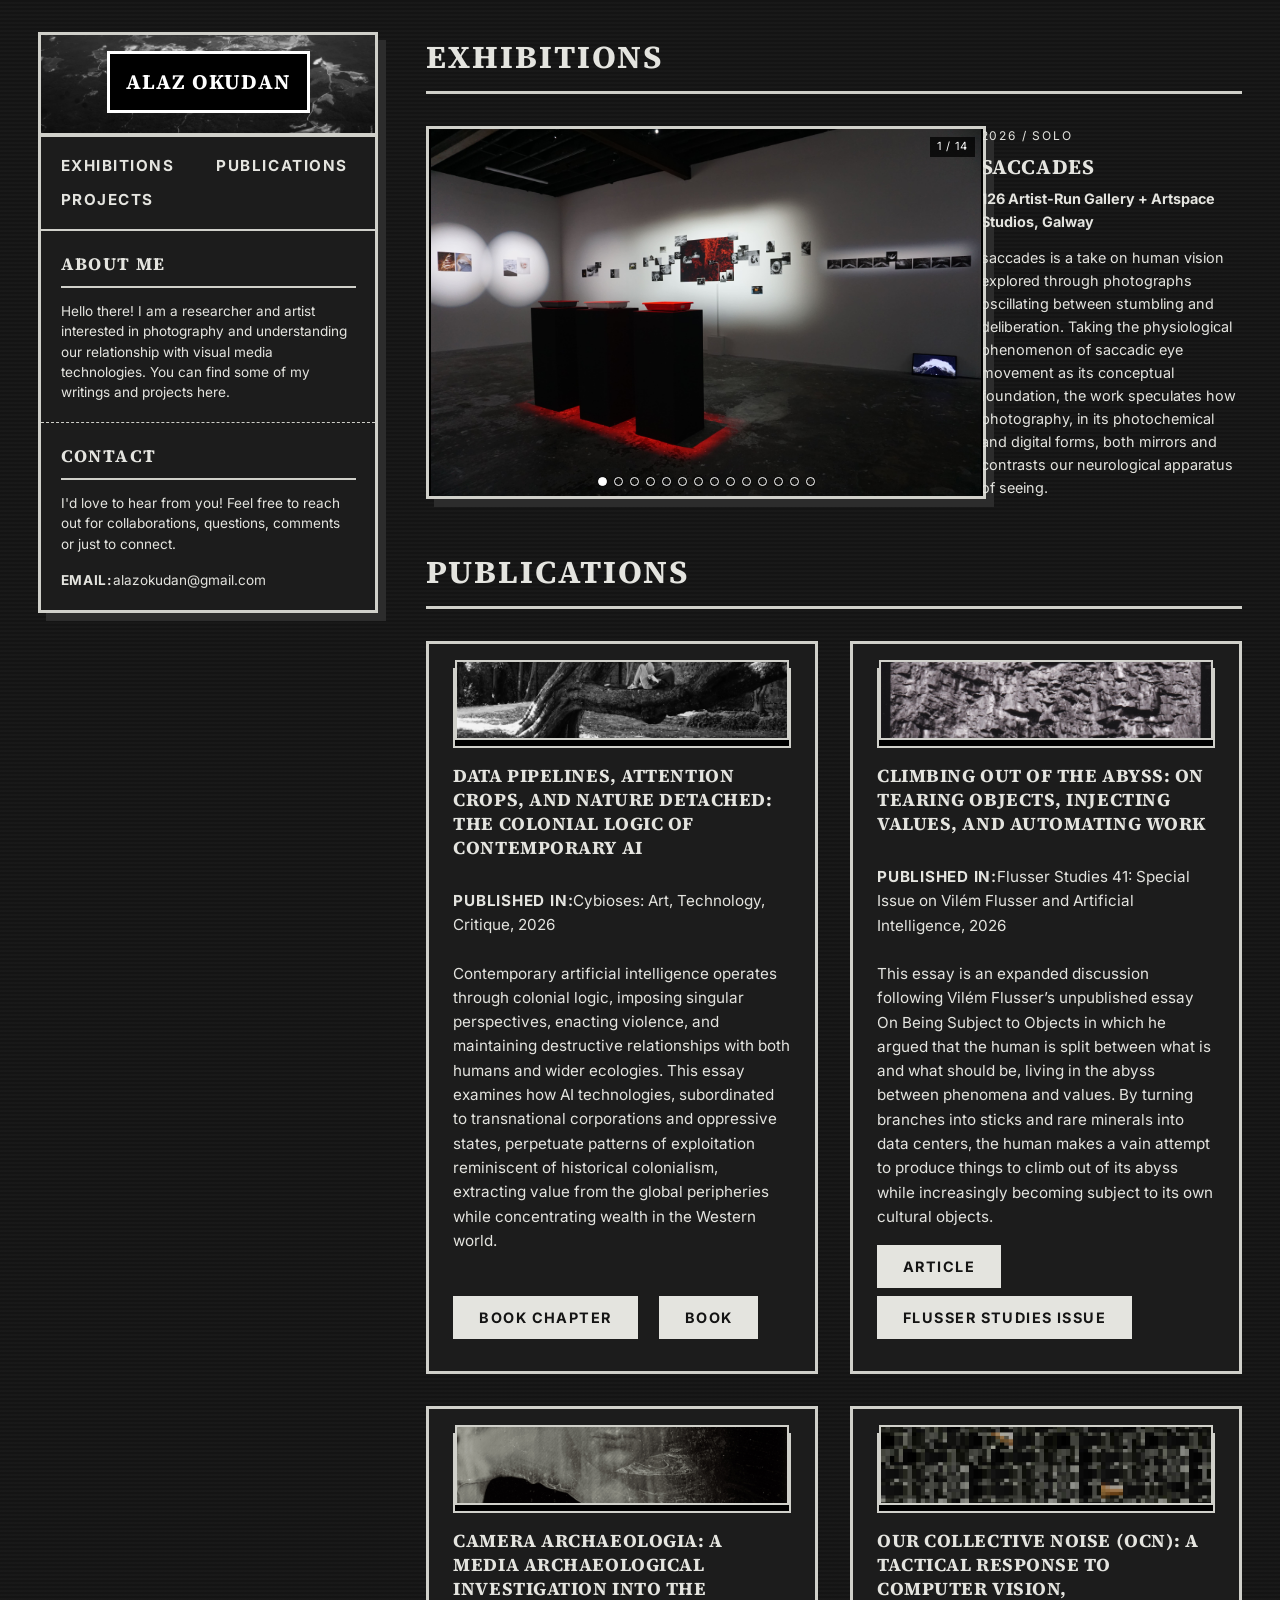
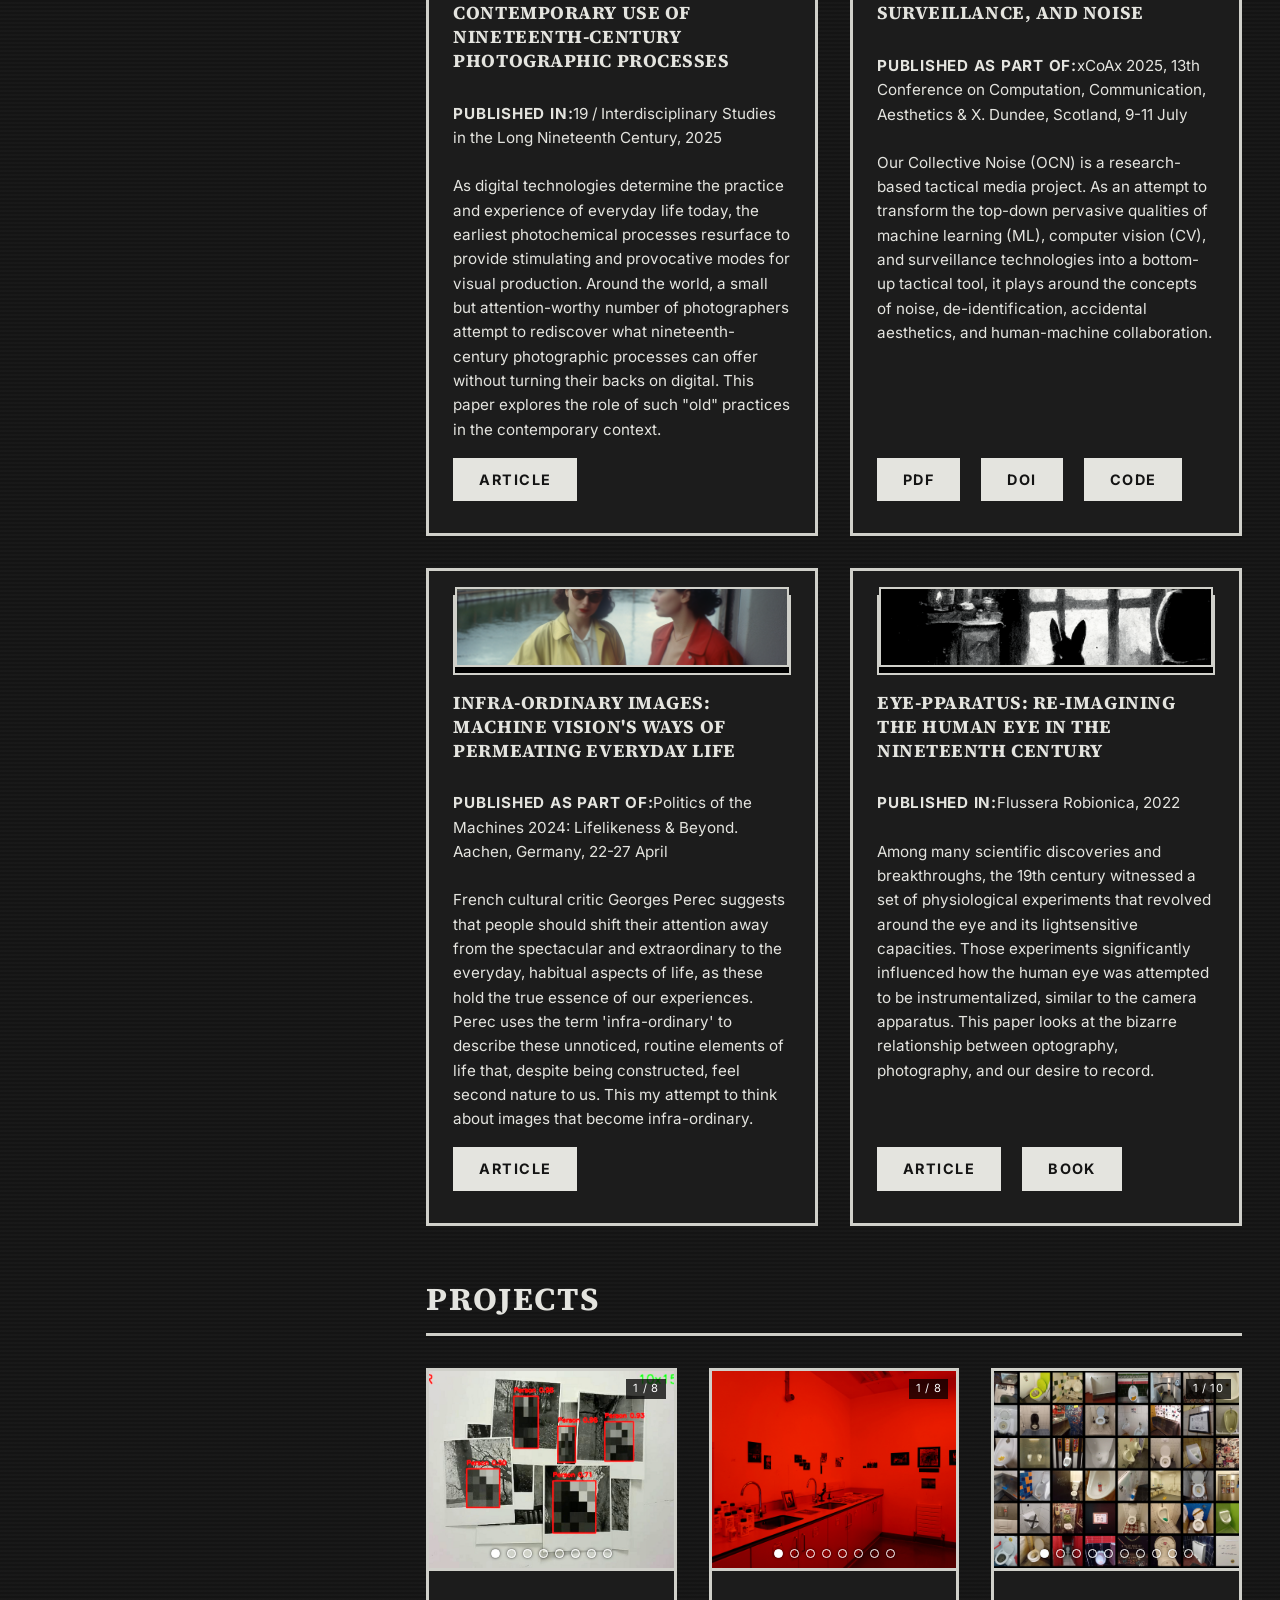
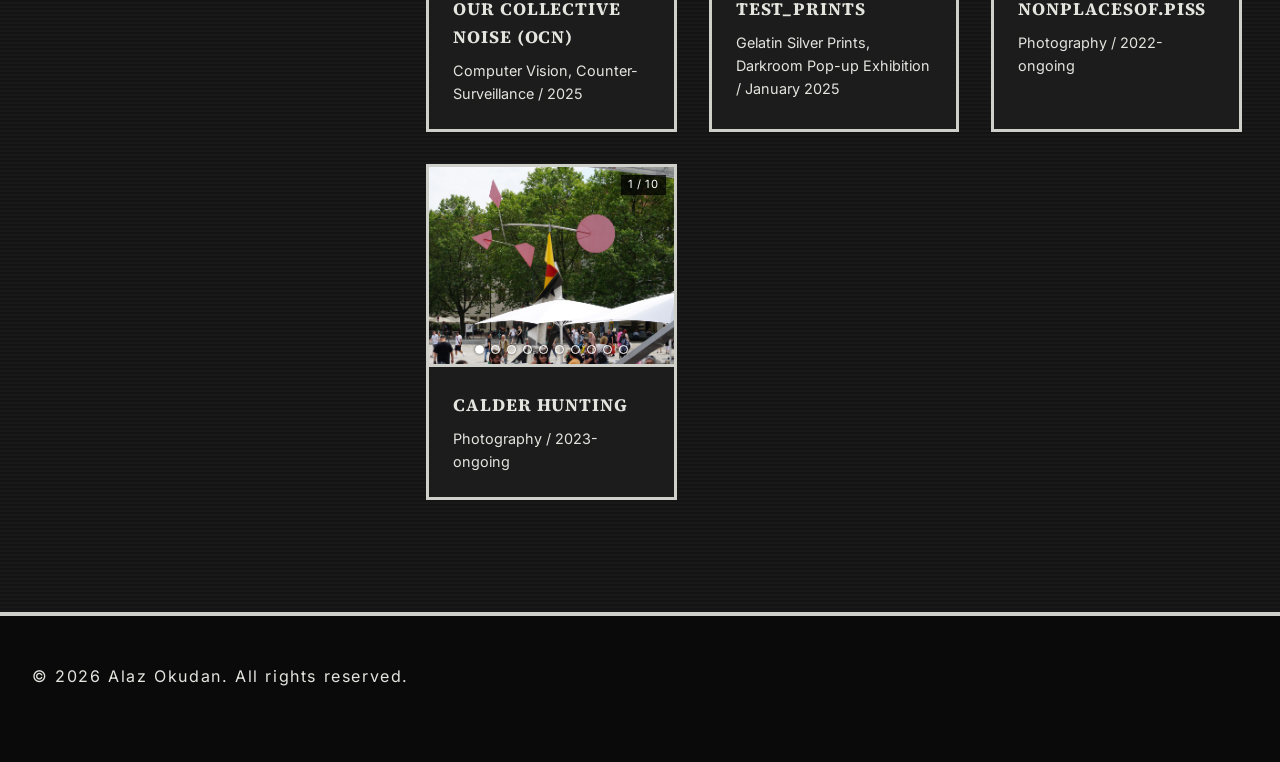
<file: index.html>
<!DOCTYPE html>
<html lang="en">
<head>
    <meta charset="UTF-8">
    <meta name="viewport" content="width=device-width, initial-scale=1.0">
    <title>Alaz Okudan</title>
    <!-- SEO Meta Tags -->
    <meta name="description" content="Alaz Okudan is a researcher and artist interested in visual technologies. PhD candidate at University of Galway.">
    <meta name="keywords" content="Alaz Okudan, researcher, artist, visual technologies, AI, machine vision, University of Galway, photography">
    <meta name="author" content="Alaz Okudan">
    
    <!-- Open Graph for social media -->
    <meta property="og:title" content="Alaz Okudan">
    <meta property="og:description" content="Researcher and artist exploring visual technologies and culture">
    <meta property="og:url" content="https://alazokudan.github.io">
    <meta property="og:type" content="website">
    
    <link rel="icon" type="image/jpg" href="favicon.jpg">
    <meta name="color-scheme" content="dark">
    <link rel="preload" href="fonts/inter-latin-400-normal.woff2" as="font" type="font/woff2" crossorigin>
    <link rel="preload" href="fonts/source-serif-4-latin-700-normal.woff2" as="font" type="font/woff2" crossorigin>
    <link rel="stylesheet" href="fonts/fonts.css">
    
    <style>
        :root {
            --bg: #141414;
            --surface: #1c1c1c;
            --text: #e4e4df;
            --line: #d0d0ca;
            --shadow: #2c2c2c;
        }

        * {
            margin: 0;
            padding: 0;
            box-sizing: border-box;
        }

        body {
            font-family: 'Inter', sans-serif;
            line-height: 1.6;
            color: var(--text);
            background: var(--bg);
            background-image: 
                repeating-linear-gradient(
                    0deg,
                    transparent,
                    transparent 2px,
                    rgba(255,255,255,0.02) 2px,
                    rgba(255,255,255,0.02) 4px
                );
        }

        header {
            color: #fff;
            padding: 2rem 1.5rem;
            text-align: center;
            border-bottom: 4px solid var(--line);
            position: relative;
            background-image: url('header.jpeg');
            background-size: cover;
            background-position: center;
        }
        
        header h1 {
            font-family: 'Source Serif 4', serif;
            font-size: 2rem;
            margin-bottom: 0.3rem;
            letter-spacing: 0.1em;
            font-weight: bold;
            text-transform: uppercase;
            background: #000;
            display: inline-block;
            padding: 1rem 2rem;
            border: 3px solid #fff;
        }

        header p {
            font-size: 1.1rem;
            letter-spacing: 0.2em;
            text-transform: uppercase;
        }

        nav {
            background: var(--surface);
            padding: 1.5rem;
            border-bottom: 2px solid var(--line);
            position: sticky;
            top: 0;
            z-index: 100;
        }

        .paper-image {
            width: 100%;
            height: 80px;
            background: #000;
            margin-bottom: 1rem;
            border: 2px solid var(--line);
            display: flex;
            align-items: center;
            justify-content: center;
            color: #fff;
            font-size: 0.8rem;
            letter-spacing: 0.1em;
        }
        
        nav ul {
            list-style: none;
            display: flex;
            justify-content: center;
            gap: 3rem;
            flex-wrap: wrap;
        }

        nav a {
            color: var(--text);
            text-decoration: none;
            font-weight: bold;
            font-size: 1.1rem;
            letter-spacing: 0.1em;
            text-transform: uppercase;
            border-bottom: 2px solid transparent;
            padding-bottom: 2px;
            transition: border-color 0.2s;
        }

        nav a:hover {
            border-bottom-color: var(--text);
        }

        .page {
            display: grid;
            grid-template-columns: 340px minmax(0, 1fr);
            gap: 3rem;
            align-items: start;
            max-width: 1800px;
            margin: 0 auto;
            padding: 2rem 3vw;
        }

        .sidebar {
            position: sticky;
            top: 1.5rem;
            background: var(--surface);
            border: 3px solid var(--line);
            box-shadow: 8px 8px 0 var(--shadow);
        }

        .sidebar header {
            padding: 1rem;
        }

        .sidebar header h1 {
            font-size: 1.3rem;
            letter-spacing: 0.06em;
            padding: 0.7rem 1rem;
        }

        .sidebar nav {
            position: static;
            padding: 1rem 1.2rem;
        }

        .sidebar nav ul {
            display: grid;
            grid-template-columns: 1fr 1fr;
            gap: 0.5rem 1rem;
        }

        .sidebar nav a {
            font-size: 0.95rem;
        }

        .sidebar section {
            background: transparent;
            border: none;
            box-shadow: none;
            margin-bottom: 0;
            padding: 1.2rem;
        }

        .sidebar section + section {
            border-top: 1px dashed var(--line);
        }

        .sidebar section::before,
        .container section::before {
            display: none;
        }

        .sidebar h2 {
            font-size: 1.1rem;
            letter-spacing: 0.08em;
            border-bottom-width: 2px;
            margin-bottom: 0.8rem;
        }

        .sidebar p {
            font-size: 0.85rem;
            line-height: 1.5;
        }

        /* keep the sidebar fully visible on shorter windows instead of letting it scroll */
        @media screen and (min-width: 901px) and (max-height: 700px) {
            .sidebar { top: 1rem; }
            .sidebar header { padding: 0.6rem; }
            .sidebar header h1 { font-size: 1.1rem; padding: 0.5rem 0.8rem; }
            .sidebar nav { padding: 0.6rem 1rem; }
            .sidebar nav a { font-size: 0.85rem; }
            .sidebar section { padding: 0.8rem 1rem; }
            .sidebar h2 { font-size: 1rem; margin-bottom: 0.5rem; padding-bottom: 0.3rem; }
            .sidebar p { font-size: 0.8rem; line-height: 1.4; }
        }

        @media screen and (min-width: 901px) and (max-height: 560px) {
            .sidebar header { padding: 0.4rem; }
            .sidebar nav { padding: 0.4rem 1rem; }
            .sidebar section { padding: 0.5rem 1rem; }
            .sidebar p { font-size: 0.75rem; line-height: 1.3; }
        }

        .container {
            min-width: 0;
        }

        .container section {
            background: transparent;
            border: none;
            box-shadow: none;
            padding: 0;
        }

        @media screen and (max-width: 900px) {
            .page {
                grid-template-columns: 1fr;
                gap: 2rem;
            }

            .sidebar {
                position: static;
            }

            .sidebar nav ul {
                display: flex;
                flex-wrap: wrap;
                gap: 0.6rem 1.5rem;
            }
        }

        section {
            background: var(--surface);
            margin-bottom: 3rem;
            padding: 3rem;
            border: 3px solid var(--line);
            box-shadow: 8px 8px 0 var(--shadow);
            position: relative;
        }

        section::before {
            content: '■';
            position: absolute;
            top: -15px;
            left: 20px;
            background: var(--surface);
            padding: 0 10px;
            font-size: 1.5rem;
        }

        h2 {
            font-family: 'Source Serif 4', serif;
            color: var(--text);
            margin-bottom: 2rem;
            font-size: 2rem;
            letter-spacing: 0.06em;
            text-transform: uppercase;
            border-bottom: 3px solid var(--line);
            padding-bottom: 0.5rem;
            font-weight: bold;
        }

        .paper {
            margin-bottom: 2.5rem;
            padding-bottom: 2rem;
            border-bottom: 1px dashed var(--line);
        }

        .paper:last-child {
            border-bottom: none;
        }

        .paper-grid {
            display: grid;
            grid-template-columns: repeat(2, 1fr);
            gap: 2rem;
        }

        .paper-grid .paper {
            margin-bottom: 0;
            padding: 1.5rem;
            border: 3px solid var(--line);
            background: var(--surface);
            display: flex;
            flex-direction: column;
        }

        .paper-grid .paper-links {
            margin-top: auto;
            padding-top: 1rem;
        }

        .paper h3 {
            font-family: 'Source Serif 4', serif;
            color: var(--text);
            margin-bottom: 0.8rem;
            font-size: 1.15rem;
            line-height: 1.3;
            font-weight: bold;
            text-transform: uppercase;
            letter-spacing: 0.03em;
        }

        .paper-meta {
            color: var(--text);
            font-size: 0.95rem;
            margin-bottom: 0.5rem;
            line-height: 1.6;
        }

        .paper p {
            font-size: 0.95rem;
            margin-top: 1rem;
            text-align: left;
        }

        .paper-links {
            margin-top: 1rem;
        }

        .paper-links a {
            display: inline-block;
            background: var(--text);
            color: var(--bg);
            padding: 0.5rem 1.5rem;
            text-decoration: none;
            margin-right: 1rem;
            margin-bottom: 0.5rem;
            font-size: 0.9rem;
            font-weight: bold;
            letter-spacing: 0.1em;
            text-transform: uppercase;
            border: 2px solid var(--text);
            transition: all 0.2s;
        }

        .paper-links a:hover {
            background: var(--surface);
            color: var(--text);
        }

        .artwork-grid {
            display: grid;
            grid-template-columns: repeat(auto-fill, minmax(250px, 1fr));
            gap: 2rem;
        }

        .artwork-item {
            border: 3px solid var(--line);
            background: var(--surface);
            transition: transform 0.2s;
        }

        .artwork-item:hover {
            transform: translate(4px, 4px);
        }

        .slider {
            position: relative;
            height: 200px;
            overflow: hidden;
            border-bottom: 3px solid var(--line);
            background: #000;
            user-select: none;
            -webkit-tap-highlight-color: transparent;
            touch-action: manipulation;
        }

        .slider.multi {
            cursor: pointer;
        }

        .slider .track {
            display: flex;
            height: 100%;
            transition: transform 0.45s ease;
        }

        .slider img {
            flex: 0 0 100%;
            width: 100%;
            height: 100%;
            object-fit: cover;
            display: block;
        }

        .slider .dots {
            position: absolute;
            bottom: 10px;
            left: 0;
            right: 0;
            display: flex;
            justify-content: center;
            gap: 7px;
            pointer-events: none;
        }

        .slider .dot {
            width: 9px;
            height: 9px;
            border-radius: 50%;
            border: 1.5px solid #fff;
            box-shadow: 0 0 3px rgba(0,0,0,0.7);
        }

        .slider .dot.active {
            background: #fff;
        }

        .slider .count {
            position: absolute;
            top: 8px;
            right: 8px;
            background: rgba(0,0,0,0.75);
            color: #fff;
            font-size: 0.7rem;
            letter-spacing: 0.06em;
            padding: 1px 7px;
            pointer-events: none;
        }

        @media (prefers-reduced-motion: reduce) {
            .slider .track {
                transition: none;
            }
        }

        .exhibition {
            display: grid;
            grid-template-columns: 2fr 1fr;
            gap: 2rem;
            align-items: stretch;
            margin-bottom: 2.5rem;
        }

        .exhibition:nth-of-type(even) {
            grid-template-columns: 1fr 2fr;
        }

        .exhibition:nth-of-type(even) .exhibition-window {
            order: 2;
        }

        .exhibition > *,
        .artwork-item {
            min-width: 0;
        }

        .exhibition-window {
            aspect-ratio: 3 / 2;
            border: 3px solid var(--line);
            box-shadow: 8px 8px 0 var(--shadow);
            background: #000;
            overflow: hidden;
        }

        .exhibition-window .slider {
            height: 100%;
            border-bottom: none;
        }

        .exhibition-window .slider img {
            object-fit: contain;
        }

        .exhibition-text {
            display: flex;
            flex-direction: column;
            justify-content: center;
        }

        .exhibition-year {
            font-size: 0.75rem;
            letter-spacing: 0.15em;
            text-transform: uppercase;
            margin-bottom: 0.5rem;
        }

        .exhibition-text h3 {
            font-family: 'Source Serif 4', serif;
            color: var(--text);
            font-size: 1.3rem;
            line-height: 1.3;
            letter-spacing: 0.03em;
            text-transform: uppercase;
            margin-bottom: 0.4rem;
        }

        .exhibition-venue {
            font-size: 0.9rem;
            font-weight: bold;
            margin-bottom: 0.8rem;
        }

        .exhibition-text p {
            font-size: 0.9rem;
        }

        @media screen and (min-width: 901px) and (max-width: 1150px), screen and (max-width: 700px) {
            .exhibition,
            .exhibition:nth-of-type(even) {
                grid-template-columns: 1fr;
            }

            .exhibition:nth-of-type(even) .exhibition-window {
                order: 0;
            }
        }

        .artwork-img {
            width: 100%;
            height: 200px;
            background: #000;
            display: flex;
            align-items: center;
            justify-content: center;
            color: #fff;
            font-size: 1.2rem;
            font-weight: bold;
            letter-spacing: 0.1em;
            border-bottom: 3px solid var(--line);
        }

        .artwork-info {
            padding: 1.5rem;
            background: var(--surface);
        }

        .artwork-info h3 {
            font-family: 'Source Serif 4', serif;
            font-size: 1.1rem;
            margin-bottom: 0.5rem;
            font-weight: bold;
            text-transform: uppercase;
            letter-spacing: 0.05em;
        }

        .artwork-info p {
            color: var(--text);
            font-size: 0.9rem;
        }

        footer {
            background: #0a0a0a;
            color: var(--text);
            text-align: center;
            padding: 3rem 2rem;
            margin-top: 2rem;
            border-top: 4px solid var(--line);
        }

        footer p {
            letter-spacing: 0.1em;
        }

        .contact-links {
            display: flex;
            justify-content: center;
            gap: 2rem;
            margin-top: 1.5rem;
            flex-wrap: wrap;
        }

        .contact-links a {
            color: var(--text);
            text-decoration: none;
            font-weight: bold;
            letter-spacing: 0.1em;
            text-transform: uppercase;
            border-bottom: 2px solid transparent;
            padding-bottom: 2px;
            transition: border-color 0.2s;
        }

        .contact-links a:hover {
            border-bottom-color: var(--text);
        }

        p {
            text-align: left;
        }

        strong {
            font-weight: bold;
            text-transform: uppercase;
            letter-spacing: 0.05em;
        }

        /* Mobile responsive styles */
        @media screen and (max-width: 768px) {
            header {
                padding: 1.5rem 1rem;
            }
        
            header h1 {
                font-size: 1.5rem;
                padding: 0.8rem 1.5rem;
                border: 2px solid #fff;
            }
        
            header h2 {
                font-size: 0.8rem;
                padding: 0.4rem 1rem;
                border: 1px solid #fff;
            }
        
            nav {
                padding: 0.8rem;
            }
        
            nav ul {
                gap: 1.5rem;
            }
        
            nav a {
                font-size: 0.8rem;
            }
        
            .page {
                padding: 1rem;
            }
        
            section {
                padding: 1.5rem;
                margin-bottom: 1.5rem;
                box-shadow: 4px 4px 0 var(--shadow);
            }
        
            h2 {
                font-size: 1.2rem;
                margin-bottom: 1rem;
            }
        
            .paper h3 {
                font-size: 1rem;
            }
        
            .paper-meta {
                font-size: 0.85rem;
            }
        
            .paper-links a {
                padding: 0.4rem 1rem;
                font-size: 0.8rem;
            }
        
            .paper-image {
                height: 60px;
            }
        
            .artwork-grid {
                grid-template-columns: 1fr;
                gap: 1.5rem;
            }

            .paper-grid {
                grid-template-columns: 1fr;
                gap: 1.5rem;
            }
        
            footer {
                padding: 2rem 1rem;
            }
        
            .contact-links {
                gap: 1rem;
                flex-direction: column;
                align-items: center;
            }
        }
    </style>
</head>
<body>
    <div class="page">
        <aside class="sidebar">
            <header>
        <h1>Alaz Okudan</h1>
    </header>

            <nav>
        <ul>
            <li><a href="#exhibitions">Exhibitions</a></li>
            <li><a href="#publications">Publications</a></li>
            <li><a href="#projects">Projects</a></li>
        </ul>
    </nav>

            <section id="about">
            <h2>About Me</h2>
            <p>Hello there! I am a researcher and artist interested in photography and understanding our relationship with visual media technologies. You can find some of my writings and projects here.</p>
        </section>

            <section id="contact">
            <h2>Contact</h2>
            <p>I'd love to hear from you! Feel free to reach out for collaborations, questions, comments or just to connect.</p>
            <p style="margin-top: 1rem;"><strong>Email:</strong>alazokudan@gmail.com</p>
        </section>
        </aside>

        <main class="container">
            <section id="exhibitions">
                <h2>Exhibitions</h2>

                <!-- Placeholder entries: replace the text and images below.
                     To add an exhibition, copy one whole <div class="exhibition"> block; sides alternate automatically.
                     Images go in images/exhibitions/ex-01/ (ex-01-01.jpg, ex-01-02.jpg ...), ex-02/ and so on.
                     Several <img> lines inside one slider give tap-to-cycle with dots, as in Projects. -->

                <div class="exhibition">
                    <div class="exhibition-window">
                        <div class="slider">
                            <img src="images/exhibitions/ex-01/ex-01-01.jpg" alt="saccades, installation view">
                            <img src="images/exhibitions/ex-01/ex-01-02.jpg" alt="saccades, installation view">
                            <img src="images/exhibitions/ex-01/ex-01-03.jpg" alt="saccades, installation view">
                            <img src="images/exhibitions/ex-01/ex-01-04.jpg" alt="saccades, installation view">
                            <img src="images/exhibitions/ex-01/ex-01-05.jpg" alt="saccades, installation view">
                            <img src="images/exhibitions/ex-01/ex-01-06.jpg" alt="saccades, installation view">
                            <img src="images/exhibitions/ex-01/ex-01-07.jpg" alt="saccades, installation view">
                            <img src="images/exhibitions/ex-01/ex-01-08.jpg" alt="saccades, installation view">
                            <img src="images/exhibitions/ex-01/ex-01-09.jpg" alt="saccades, installation view">
                            <img src="images/exhibitions/ex-01/ex-01-10.jpg" alt="saccades, installation view">
                            <img src="images/exhibitions/ex-01/ex-01-11.jpg" alt="saccades, installation view">
                            <img src="images/exhibitions/ex-01/ex-01-12.jpg" alt="saccades, installation view">
                            <img src="images/exhibitions/ex-01/ex-01-13.jpg" alt="saccades, installation view">
                            <img src="images/exhibitions/ex-01/ex-01-14.jpg" alt="saccades, installation view">
                        </div>
                    </div>
                    <div class="exhibition-text">
                        <div class="exhibition-year">2026 / Solo</div>
                        <h3>saccades</h3>
                        <p class="exhibition-venue">126 Artist-Run Gallery + Artspace Studios, Galway</p>
                        <p>saccades is a take on human vision explored through photographs oscillating between stumbling and deliberation. Taking the physiological phenomenon of saccadic eye movement as its conceptual foundation, the work speculates how photography, in its photochemical and digital forms, both mirrors and contrasts our neurological apparatus of seeing.</p>
                    </div>
                </div>
            </section>

            <section id="publications">
            <h2>Publications</h2>

            <div class="paper-grid">

                        <div class="paper">
                <div class="paper-image"><img src="images/publications/pub-06.jpg" alt="Publication title" style="width: 100%; height: 80px; object-fit: cover; display: block; border: 2px solid var(--line); margin-bottom: 1rem;"></div>
                <h3>Data Pipelines, Attention Crops, and Nature Detached: The Colonial Logic of Contemporary AI</h3>
                <p class="paper-meta"><strong>Published in:</strong>Cybioses: Art, Technology, Critique, 2026</p>
                <p>Contemporary artificial intelligence operates through colonial logic, imposing singular perspectives, enacting violence, and maintaining destructive relationships with both humans and wider ecologies. This essay examines how AI technologies, subordinated to transnational corporations and oppressive states, perpetuate patterns of exploitation reminiscent of historical colonialism, extracting value from the global peripheries while concentrating wealth in the Western world.</p>
                <div class="paper-links">
                    <a href="https://www-static.cybioses.net/wp-content/uploads/2026/09/Cybioses-Okudan.pdf" target="_blank">Book Chapter</a>
                    <a href="https://www-static.cybioses.net/wp-content/uploads/2026/09/Cybioses-art-technology-critique.pdf" target="_blank">Book</a>
                </div>
            </div>
                        <div class="paper">
                <div class="paper-image"><img src="images/publications/pub-01.jpg" alt="Publication title" style="width: 100%; height: 80px; object-fit: cover; display: block; border: 2px solid var(--line); margin-bottom: 1rem;"></div>
                <h3>Climbing Out of the Abyss: On Tearing Objects, Injecting Values, and Automating Work</h3>
                <p class="paper-meta"><strong>Published in:</strong>Flusser Studies 41: Special Issue on Vilém Flusser and Artificial Intelligence, 2026</p>
                <p>This essay is an expanded discussion following Vilém Flusser’s unpublished essay On Being Subject to Objects in which he argued that the human is split between what is and what should be, living in the abyss between phenomena and values. By turning branches into sticks and rare minerals into data centers, the human makes a vain attempt to produce things to climb out of its abyss while increasingly becoming subject to its own cultural objects.</p>
                <div class="paper-links">
                    <a href="https://www.flusserstudies.net/sites/www.flusserstudies.net/files/media/attachments/okudan-climbing-out-of-the-abyss.pdf" target="_blank">Article</a>
                    <a href="https://www.flusserstudies.net/current-issue" target="_blank">Flusser Studies Issue</a>
                </div>
            </div>

            <div class="paper">
                <div class="paper-image"><img src="images/publications/pub-02.jpg" alt="Publication title" style="width: 100%; height: 80px; object-fit: cover; display: block; border: 2px solid var(--line); margin-bottom: 1rem;"></div>
                <h3>Camera Archaeologia: A Media Archaeological Investigation into the Contemporary Use of Nineteenth-Century Photographic Processes</h3>
                <p class="paper-meta"><strong>Published in:</strong>19 / Interdisciplinary Studies in the Long Nineteenth Century, 2025</p>
                <p>As digital technologies determine the practice and experience of everyday life today, the earliest photochemical processes resurface to provide stimulating and provocative modes for visual production. Around the world, a small but attention-worthy number of photographers attempt to rediscover what nineteenth-century photographic processes can offer without turning their backs on digital. This paper explores the role of such "old" practices in the contemporary context. </p>
                <div class="paper-links">
                    <a href="https://19.bbk.ac.uk/article/id/17135/" target="_blank">Article</a>
                </div>
            </div>
            
            <div class="paper">
                <div class="paper-image"><img src="images/publications/pub-03.jpg" alt="Publication title" style="width: 100%; height: 80px; object-fit: cover; display: block; border: 2px solid var(--line); margin-bottom: 1rem;"></div>
                <h3>Our Collective Noise (OCN): A Tactical Response to Computer Vision, Surveillance, and Noise</h3>
                <p class="paper-meta"><strong>Published as part of:</strong>xCoAx 2025, 13th Conference on Computation, Communication, Aesthetics & X. Dundee, Scotland, 9-11 July</p>
                <p>Our Collective Noise (OCN) is a research-based tactical media project. As an attempt to transform the top-down pervasive qualities of machine learning (ML), computer vision (CV), and surveillance technologies into a bottom-up tactical tool, it plays around the concepts of noise, de-identification, accidental aesthetics, and human-machine collaboration.</p>
                <div class="paper-links">
                    <a href="https://researchrepository.universityofgalway.ie/entities/publication/57e0fc31-e822-4cc1-9691-1da8ea049bf8" target="_blank">PDF</a>
                    <a href="https://classof25.xcoax.org/paper02.html" target="_blank">DOI</a>
                    <a href="https://github.com/AlazOkudan/Our-Collective-Noise-OCN-" target="_blank">Code</a>
                </div>
            </div>
        
            <div class="paper">
                <div class="paper-image"><img src="images/publications/pub-04.png" alt="Publication title" style="width: 100%; height: 80px; object-fit: cover; display: block; border: 2px solid var(--line); margin-bottom: 1rem;"></div>
                <h3>Infra-ordinary Images: Machine Vision's Ways of Permeating Everyday Life</h3>
                <p class="paper-meta"><strong>Published as part of:</strong>Politics of the Machines 2024: Lifelikeness & Beyond. Aachen, Germany, 22-27 April</p>
                <p>French cultural critic Georges Perec suggests that people should shift their attention away from the spectacular and extraordinary to the everyday, habitual aspects of life, as these hold the true essence of our experiences. Perec uses the term 'infra-ordinary' to describe these unnoticed, routine elements of life that, despite being constructed, feel second nature to us. This my attempt to think about images that become infra-ordinary.</p>
                <div class="paper-links">
                    <a href="https://www.scienceopen.com/hosted-document?doi=10.14236/ewic/POM24.12" target="_blank">Article</a>
                </div>
            </div>
        
            <div class="paper">
                <div class="paper-image"><img src="images/publications/pub-05.png" alt="Publication title" style="width: 100%; height: 80px; object-fit: cover; display: block; border: 2px solid var(--line); margin-bottom: 1rem;"></div>
                <h3>Eye-pparatus: Re-imagining the Human Eye in the Nineteenth Century</h3>
                <p class="paper-meta"><strong>Published in:</strong>Flussera Robionica, 2022</p>
                <p>Among many scientific discoveries and breakthroughs, the 19th century witnessed a set of physiological experiments that revolved around the eye and its lightsensitive capacities. Those experiments significantly influenced how the human eye was attempted to be instrumentalized, similar to the camera apparatus. This paper looks at the bizarre relationship between optography, photography, and our desire to record.</p>
                <div class="paper-links">
                    <a href="https://researchrepository.universityofgalway.ie/entities/publication/0f03beb2-8653-4e09-a728-d3a591e29564" target="_blank">Article</a>
                    <a href="https://opus4.kobv.de/opus4-fhpotsdam/frontdoor/index/index/docId/2955" target="_blank">Book</a>
                </div>
            </div>
            </div>
        </section>

            <section id="projects">
            <h2>Projects</h2>
            
            <!-- To add more images to a project, add another <img> line inside its slider div. Dots appear automatically. -->
            <div class="artwork-grid">
                <div class="artwork-item">
                    <div class="slider">
                        <img src="images/projects/ocn/ocn-01.jpg" alt="Artwork Title 1">
                        <img src="images/projects/ocn/ocn-02.jpg" alt="Artwork Title 2">
                        <img src="images/projects/ocn/ocn-03.jpg" alt="Artwork Title 3">
                        <img src="images/projects/ocn/ocn-04.png" alt="Artwork Title 4">
                        <img src="images/projects/ocn/ocn-05.jpg" alt="Artwork Title 5">
                        <img src="images/projects/ocn/ocn-06.png" alt="Artwork Title 6">
                        <img src="images/projects/ocn/ocn-07.jpg" alt="Artwork Title 7">
                        <img src="images/projects/ocn/ocn-08.jpg" alt="Artwork Title 8">
                    </div>
                    <div class="artwork-info">
                        <h3>Our Collective Noise (OCN)</h3>
                        <p>Computer Vision, Counter-Surveillance / 2025</p>
                    </div>
                </div>
                
                <div class="artwork-item">
                    <div class="slider">
                        <img src="images/projects/test-prints/test-prints-01.jpg" alt="Artwork Title 1">
                        <img src="images/projects/test-prints/test-prints-02.jpg" alt="Artwork Title 2">
                        <img src="images/projects/test-prints/test-prints-03.jpg" alt="Artwork Title 3">
                        <img src="images/projects/test-prints/test-prints-04.jpg" alt="Artwork Title 4">
                        <img src="images/projects/test-prints/test-prints-05.jpg" alt="Artwork Title 5">
                        <img src="images/projects/test-prints/test-prints-06.jpg" alt="Artwork Title 6">
                        <img src="images/projects/test-prints/test-prints-07.jpg" alt="Artwork Title 7">
                        <img src="images/projects/test-prints/test-prints-08.jpg" alt="Artwork Title 8">
                    </div>
                    <div class="artwork-info">
                        <h3>test_prints</h3>
                        <p>Gelatin Silver Prints, Darkroom Pop-up Exhibition / January 2025</p>
                    </div>
                </div>

                <div class="artwork-item">
                    <div class="slider">
                        <img src="images/projects/nonplaces/nonplaces-01.jpg" alt="Artwork Title 1">
                        <img src="images/projects/nonplaces/nonplaces-02.jpg" alt="Artwork Title 2">
                        <img src="images/projects/nonplaces/nonplaces-03.jpg" alt="Artwork Title 3">
                        <img src="images/projects/nonplaces/nonplaces-04.jpg" alt="Artwork Title 4">
                        <img src="images/projects/nonplaces/nonplaces-05.jpg" alt="Artwork Title 5">
                        <img src="images/projects/nonplaces/nonplaces-06.jpg" alt="Artwork Title 6">
                        <img src="images/projects/nonplaces/nonplaces-07.jpg" alt="Artwork Title 7">
                        <img src="images/projects/nonplaces/nonplaces-08.jpg" alt="Artwork Title 8">
                        <img src="images/projects/nonplaces/nonplaces-09.jpg" alt="Artwork Title 9">
                        <img src="images/projects/nonplaces/nonplaces-10.jpg" alt="Artwork Title 10">
                    </div>
                    <div class="artwork-info">
                        <h3>nonplacesof.piss</h3>
                        <p>Photography / 2022-ongoing</p>
                    </div>
                </div>

                <div class="artwork-item">
                    <div class="slider">
                        <img src="images/projects/calder-hunting/calder-hunting-01.jpg" alt="Artwork Title 1">
                        <img src="images/projects/calder-hunting/calder-hunting-02.jpg" alt="Artwork Title 2">
                        <img src="images/projects/calder-hunting/calder-hunting-03.jpg" alt="Artwork Title 3">
                        <img src="images/projects/calder-hunting/calder-hunting-04.jpeg" alt="Artwork Title 4">
                        <img src="images/projects/calder-hunting/calder-hunting-05.jpeg" alt="Artwork Title 5">
                        <img src="images/projects/calder-hunting/calder-hunting-06.jpg" alt="Artwork Title 6">
                        <img src="images/projects/calder-hunting/calder-hunting-07.jpeg" alt="Artwork Title 7">
                        <img src="images/projects/calder-hunting/calder-hunting-08.jpg" alt="Artwork Title 8">
                        <img src="images/projects/calder-hunting/calder-hunting-09.jpeg" alt="Artwork Title 9">
                        <img src="images/projects/calder-hunting/calder-hunting-10.jpeg" alt="Artwork Title 10">
                    </div>
                    <div class="artwork-info">
                        <h3>Calder Hunting</h3>
                        <p>Photography / 2023-ongoing</p>
                    </div>
                </div>
            </div>
        </section>

        </main>
    </div>

    <footer>
        <p>&copy; 2026 Alaz Okudan. All rights reserved.</p>
        <div class="contact-links">
        </div>
    </footer>

    <script>
        document.querySelectorAll('.slider').forEach(function (slider) {
            var imgs = Array.prototype.slice.call(slider.querySelectorAll('img'));
            var n = imgs.length;
            if (n < 2) return;

            slider.classList.add('multi');
            slider.setAttribute('role', 'button');
            slider.setAttribute('tabindex', '0');
            slider.setAttribute('aria-label', 'Next image');

            var track = document.createElement('div');
            track.className = 'track';
            imgs.forEach(function (img, k) {
                if (k > 0) img.loading = 'lazy';
                track.appendChild(img);
            });
            // copy of the first image at the end, so the last image also swipes left into the first
            var clone = imgs[0].cloneNode();
            clone.alt = '';
            clone.setAttribute('aria-hidden', 'true');
            track.appendChild(clone);
            slider.appendChild(track);

            var dots = document.createElement('div');
            dots.className = 'dots';
            imgs.forEach(function (_, k) {
                var d = document.createElement('span');
                d.className = 'dot' + (k ? '' : ' active');
                dots.appendChild(d);
            });
            var count = document.createElement('div');
            count.className = 'count';
            count.textContent = '1 / ' + n;
            slider.appendChild(dots);
            slider.appendChild(count);

            var i = 0, busy = false;
            function next() {
                if (busy) return;
                busy = true;
                dots.children[i % n].classList.remove('active');
                i++;
                track.style.transform = 'translateX(-' + (i * 100) + '%)';
                dots.children[i % n].classList.add('active');
                count.textContent = ((i % n) + 1) + ' / ' + n;
                setTimeout(function () {
                    if (i === n) {
                        track.style.transition = 'none';
                        i = 0;
                        track.style.transform = 'translateX(0)';
                        void track.offsetWidth;
                        track.style.transition = '';
                    }
                    busy = false;
                }, 470);
            }

            slider.addEventListener('click', next);
            slider.addEventListener('keydown', function (e) {
                if (e.key === 'Enter' || e.key === ' ') { e.preventDefault(); next(); }
            });
        });
    </script>
</body>
</html>
</file>
<file: fonts/fonts.css>
/* Self-hosted fonts: Inter and Source Serif 4 (SIL Open Font License 1.1, see LICENSES.txt).
   Latin and Latin Extended subsets only; Latin Extended covers Turkish letters. */
@font-face{font-family:'Inter';font-style:normal;font-weight:400;font-display:swap;src:url('./inter-latin-400-normal.woff2') format('woff2');unicode-range:U+0000-00FF,U+0131,U+0152-0153,U+02BB-02BC,U+02C6,U+02DA,U+02DC,U+0304,U+0308,U+0329,U+2000-206F,U+20AC,U+2122,U+2191,U+2193,U+2212,U+2215,U+FEFF,U+FFFD}
@font-face{font-family:'Inter';font-style:normal;font-weight:400;font-display:swap;src:url('./inter-latin-ext-400-normal.woff2') format('woff2');unicode-range:U+0100-02BA,U+02BD-02C5,U+02C7-02CC,U+02CE-02D7,U+02DD-02FF,U+0304,U+0308,U+0329,U+1D00-1DBF,U+1E00-1E9F,U+1EF2-1EFF,U+2020,U+20A0-20AB,U+20AD-20C0,U+2113,U+2C60-2C7F,U+A720-A7FF}
@font-face{font-family:'Inter';font-style:normal;font-weight:700;font-display:swap;src:url('./inter-latin-700-normal.woff2') format('woff2');unicode-range:U+0000-00FF,U+0131,U+0152-0153,U+02BB-02BC,U+02C6,U+02DA,U+02DC,U+0304,U+0308,U+0329,U+2000-206F,U+20AC,U+2122,U+2191,U+2193,U+2212,U+2215,U+FEFF,U+FFFD}
@font-face{font-family:'Inter';font-style:normal;font-weight:700;font-display:swap;src:url('./inter-latin-ext-700-normal.woff2') format('woff2');unicode-range:U+0100-02BA,U+02BD-02C5,U+02C7-02CC,U+02CE-02D7,U+02DD-02FF,U+0304,U+0308,U+0329,U+1D00-1DBF,U+1E00-1E9F,U+1EF2-1EFF,U+2020,U+20A0-20AB,U+20AD-20C0,U+2113,U+2C60-2C7F,U+A720-A7FF}
@font-face{font-family:'Source Serif 4';font-style:normal;font-weight:400;font-display:swap;src:url('./source-serif-4-latin-400-normal.woff2') format('woff2');unicode-range:U+0000-00FF,U+0131,U+0152-0153,U+02BB-02BC,U+02C6,U+02DA,U+02DC,U+0304,U+0308,U+0329,U+2000-206F,U+20AC,U+2122,U+2191,U+2193,U+2212,U+2215,U+FEFF,U+FFFD}
@font-face{font-family:'Source Serif 4';font-style:normal;font-weight:400;font-display:swap;src:url('./source-serif-4-latin-ext-400-normal.woff2') format('woff2');unicode-range:U+0100-02BA,U+02BD-02C5,U+02C7-02CC,U+02CE-02D7,U+02DD-02FF,U+0304,U+0308,U+0329,U+1D00-1DBF,U+1E00-1E9F,U+1EF2-1EFF,U+2020,U+20A0-20AB,U+20AD-20C4,U+2113,U+2C60-2C7F,U+A720-A7FF}
@font-face{font-family:'Source Serif 4';font-style:normal;font-weight:700;font-display:swap;src:url('./source-serif-4-latin-700-normal.woff2') format('woff2');unicode-range:U+0000-00FF,U+0131,U+0152-0153,U+02BB-02BC,U+02C6,U+02DA,U+02DC,U+0304,U+0308,U+0329,U+2000-206F,U+20AC,U+2122,U+2191,U+2193,U+2212,U+2215,U+FEFF,U+FFFD}
@font-face{font-family:'Source Serif 4';font-style:normal;font-weight:700;font-display:swap;src:url('./source-serif-4-latin-ext-700-normal.woff2') format('woff2');unicode-range:U+0100-02BA,U+02BD-02C5,U+02C7-02CC,U+02CE-02D7,U+02DD-02FF,U+0304,U+0308,U+0329,U+1D00-1DBF,U+1E00-1E9F,U+1EF2-1EFF,U+2020,U+20A0-20AB,U+20AD-20C4,U+2113,U+2C60-2C7F,U+A720-A7FF}
</file>
